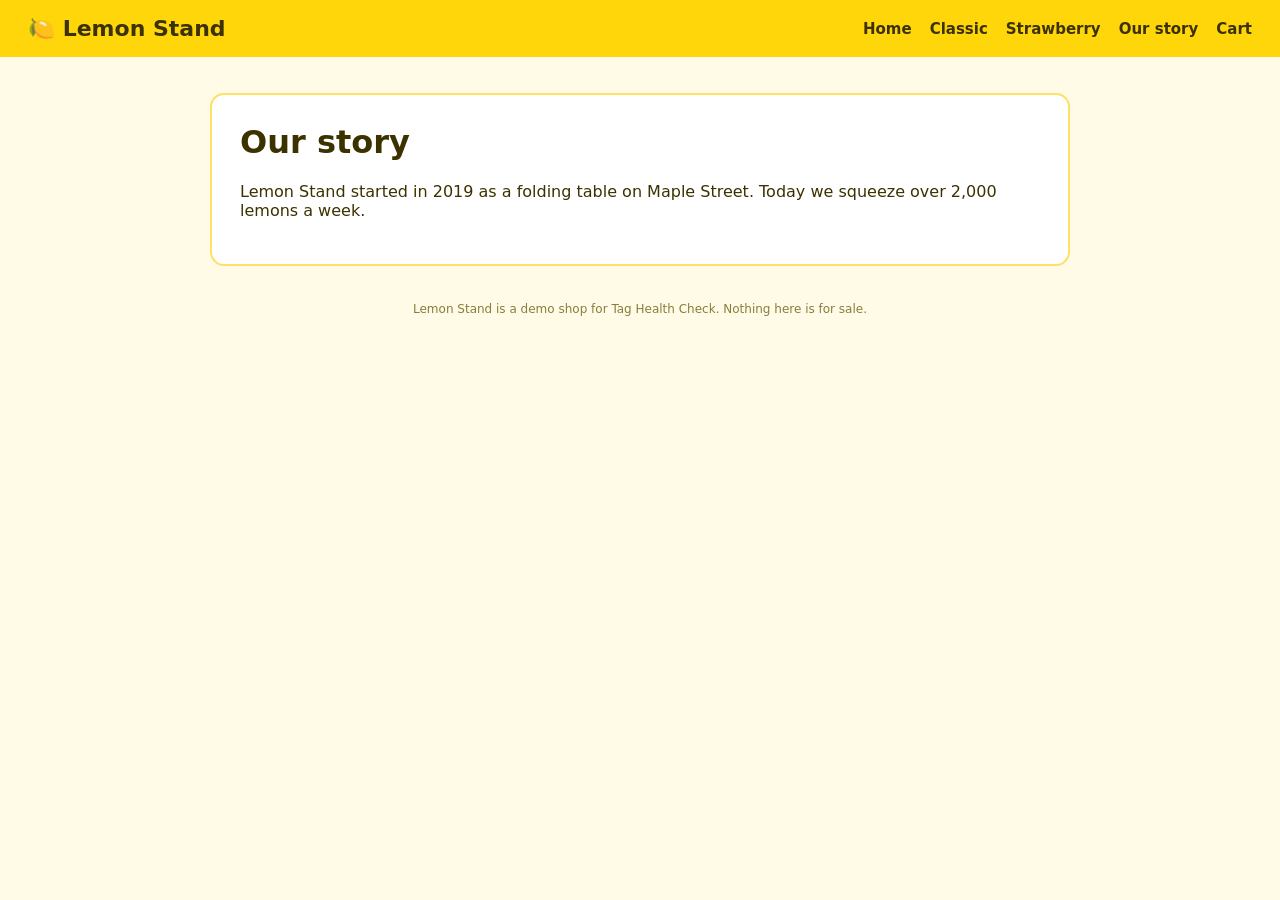
<file: demo-site/about.html>
<!doctype html>
<html lang="en">
<head>
<meta charset="utf-8"><meta name="viewport" content="width=device-width,initial-scale=1">
<title>Our story | Lemon Stand</title>
<link rel="stylesheet" href="style.css">
<script>window.dataLayer = window.dataLayer || [];</script>

</head>
<body>
<header><div class="brand">🍋 Lemon Stand</div><nav><a href="index.html">Home</a><a href="products/classic-lemonade.html">Classic</a><a href="products/strawberry-lemonade.html">Strawberry</a><a href="about.html">Our story</a><a href="cart.html">Cart</a></nav></header>
<main><div class="card"><h1>Our story</h1><p>Lemon Stand started in 2019 as a folding table on Maple Street. Today we squeeze over 2,000 lemons a week.</p></div><p class="note">Lemon Stand is a demo shop for Tag Health Check. Nothing here is for sale.</p></main>
</body>
</html>
</file>
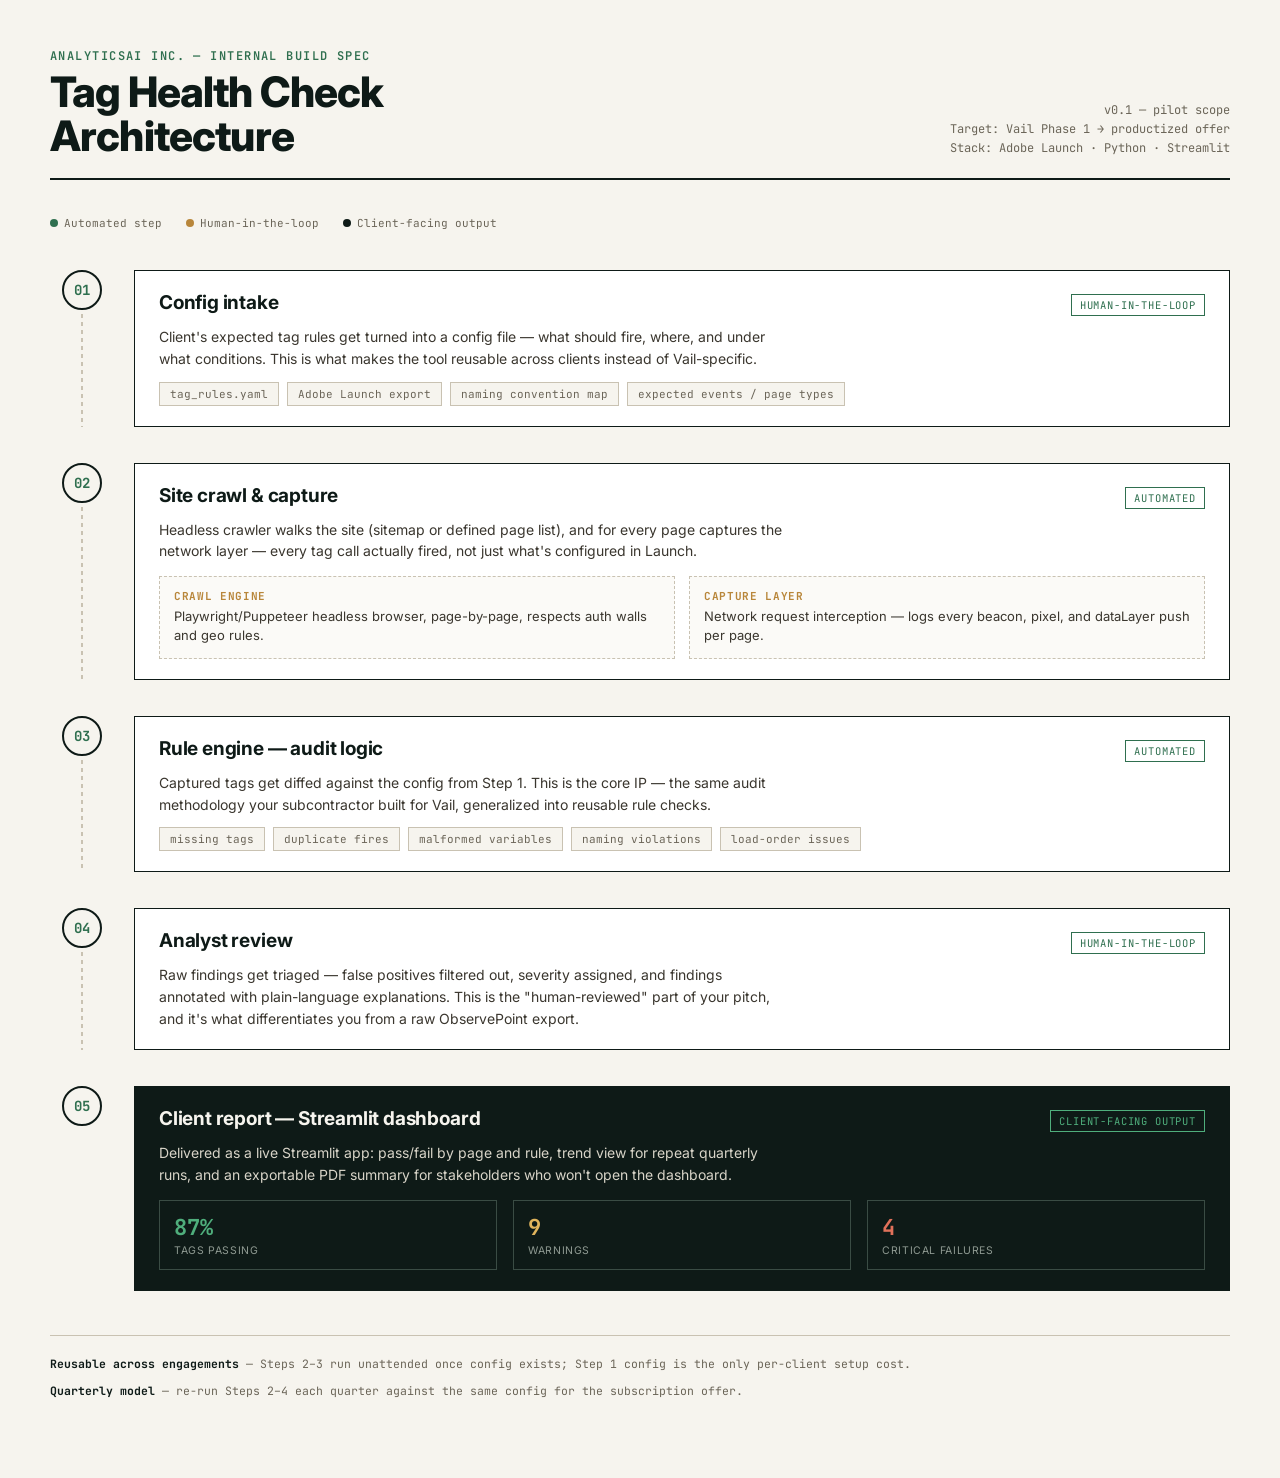
<file: docs/tag-health-check-architecture.html>
<!DOCTYPE html>
<html lang="en">
<head>
<meta charset="UTF-8">
<meta name="viewport" content="width=device-width, initial-scale=1.0">
<title>Tag Health Check — Architecture</title>
<style>
  @import url('https://fonts.googleapis.com/css2?family=JetBrains+Mono:wght@400;500;600;700&family=Inter:wght@400;500;600;700;800&display=swap');

  :root{
    --ink:#0e1a17;
    --paper:#f6f4ee;
    --line:#c9c2b2;
    --accent:#2f6f4f;
    --accent-bright:#4fae7c;
    --amber:#b8863a;
    --red:#a8452f;
    --muted:#6b6558;
  }

  *{box-sizing:border-box;margin:0;padding:0;}
  html{-webkit-font-smoothing:antialiased;}
  body{
    background:var(--paper);
    color:var(--ink);
    font-family:'Inter',sans-serif;
    padding:48px 24px 80px;
  }

  .wrap{max-width:1180px;margin:0 auto;}

  /* header */
  header{
    border-bottom:2px solid var(--ink);
    padding-bottom:20px;
    margin-bottom:36px;
    display:flex;
    justify-content:space-between;
    align-items:flex-end;
    flex-wrap:wrap;
    gap:16px;
  }
  .eyebrow{
    font-family:'JetBrains Mono',monospace;
    font-size:12px;
    letter-spacing:.12em;
    text-transform:uppercase;
    color:var(--accent);
    font-weight:600;
  }
  h1{
    font-size:clamp(28px,4vw,42px);
    font-weight:800;
    letter-spacing:-0.02em;
    line-height:1.05;
    margin-top:6px;
  }
  .meta{
    font-family:'JetBrains Mono',monospace;
    font-size:12px;
    color:var(--muted);
    text-align:right;
    line-height:1.6;
  }

  /* legend */
  .legend{
    display:flex;
    gap:24px;
    flex-wrap:wrap;
    margin-bottom:40px;
    font-family:'JetBrains Mono',monospace;
    font-size:11px;
    color:var(--muted);
  }
  .legend span{display:inline-flex;align-items:center;gap:6px;}
  .dot{width:8px;height:8px;border-radius:50%;display:inline-block;}

  /* pipeline */
  .pipeline{
    display:flex;
    flex-direction:column;
    gap:0;
    position:relative;
  }

  .stage{
    display:grid;
    grid-template-columns:64px 1fr;
    gap:20px;
    position:relative;
    padding-bottom:36px;
  }
  .stage:last-child{padding-bottom:0;}

  .stage-num{
    font-family:'JetBrains Mono',monospace;
    font-size:13px;
    font-weight:700;
    color:var(--accent);
    display:flex;
    flex-direction:column;
    align-items:center;
  }
  .stage-num .n{
    width:40px;height:40px;
    border:2px solid var(--ink);
    background:var(--paper);
    border-radius:50%;
    display:flex;align-items:center;justify-content:center;
    font-size:14px;
    z-index:2;
  }
  .connector{
    flex:1;
    width:2px;
    background:repeating-linear-gradient(to bottom, var(--line) 0, var(--line) 4px, transparent 4px, transparent 8px);
    margin-top:4px;
  }
  .stage:last-child .connector{display:none;}

  .stage-body{
    border:1.5px solid var(--ink);
    background:#fff;
    padding:20px 24px;
  }
  .stage-head{
    display:flex;
    justify-content:space-between;
    align-items:baseline;
    flex-wrap:wrap;
    gap:8px;
    margin-bottom:10px;
  }
  .stage-title{
    font-size:19px;
    font-weight:700;
    letter-spacing:-0.01em;
  }
  .stage-tag{
    font-family:'JetBrains Mono',monospace;
    font-size:10.5px;
    text-transform:uppercase;
    letter-spacing:.08em;
    padding:3px 8px;
    border:1px solid currentColor;
    color:var(--accent);
    white-space:nowrap;
  }
  .stage-desc{
    font-size:14px;
    color:#3a362e;
    line-height:1.55;
    max-width:70ch;
  }
  .stage-detail{
    margin-top:12px;
    display:flex;
    flex-wrap:wrap;
    gap:8px;
  }
  .chip{
    font-family:'JetBrains Mono',monospace;
    font-size:11px;
    background:var(--paper);
    border:1px solid var(--line);
    padding:4px 10px;
    color:var(--muted);
  }

  /* branch for parallel scan */
  .branch-row{
    display:grid;
    grid-template-columns:1fr 1fr;
    gap:14px;
    margin-top:14px;
  }
  @media (max-width:640px){ .branch-row{grid-template-columns:1fr;} .stage{grid-template-columns:40px 1fr;} }
  .branch{
    border:1px dashed var(--line);
    padding:12px 14px;
    background:#fbfaf7;
  }
  .branch-title{
    font-family:'JetBrains Mono',monospace;
    font-size:11px;
    font-weight:700;
    color:var(--amber);
    text-transform:uppercase;
    letter-spacing:.06em;
    margin-bottom:4px;
  }
  .branch p{font-size:13px;color:#3a362e;line-height:1.5;}

  /* output card special */
  .stage-body.output{
    background:var(--ink);
    color:var(--paper);
    border-color:var(--ink);
  }
  .stage-body.output .stage-desc{color:#d8d4c8;}
  .stage-body.output .stage-tag{color:var(--accent-bright);}
  .stage-body.output .chip{background:#1a2b25;border-color:#3a4c44;color:#b9c9c0;}
  .stage-body.output .stage-title{color:var(--paper);}

  /* score readout */
  .score-row{
    display:flex;
    gap:16px;
    margin-top:14px;
    flex-wrap:wrap;
  }
  .score{
    flex:1;
    min-width:120px;
    border:1px solid #3a4c44;
    padding:12px 14px;
  }
  .score .val{font-family:'JetBrains Mono',monospace;font-size:22px;font-weight:700;}
  .score.pass .val{color:var(--accent-bright);}
  .score.warn .val{color:#e0b45c;}
  .score.fail .val{color:#e0715a;}
  .score .lbl{font-size:10.5px;color:#8f9a92;text-transform:uppercase;letter-spacing:.06em;margin-top:2px;}

  /* footer note */
  .footnote{
    margin-top:44px;
    padding-top:20px;
    border-top:1px solid var(--line);
    display:flex;
    justify-content:space-between;
    flex-wrap:wrap;
    gap:12px;
    font-family:'JetBrains Mono',monospace;
    font-size:11.5px;
    color:var(--muted);
  }
  .footnote strong{color:var(--ink);}
</style>
</head>
<body>
<div class="wrap">

  <header>
    <div>
      <div class="eyebrow">AnalyticsAI Inc. — Internal Build Spec</div>
      <h1>Tag Health Check<br>Architecture</h1>
    </div>
    <div class="meta">
      v0.1 — pilot scope<br>
      Target: Vail Phase 1 → productized offer<br>
      Stack: Adobe Launch · Python · Streamlit
    </div>
  </header>

  <div class="legend">
    <span><span class="dot" style="background:var(--accent)"></span> Automated step</span>
    <span><span class="dot" style="background:var(--amber)"></span> Human-in-the-loop</span>
    <span><span class="dot" style="background:var(--ink)"></span> Client-facing output</span>
  </div>

  <div class="pipeline">

    <!-- Stage 1 -->
    <div class="stage">
      <div class="stage-num"><div class="n">01</div><div class="connector"></div></div>
      <div class="stage-body">
        <div class="stage-head">
          <div class="stage-title">Config intake</div>
          <div class="stage-tag">Human-in-the-loop</div>
        </div>
        <p class="stage-desc">Client's expected tag rules get turned into a config file — what should fire, where, and under what conditions. This is what makes the tool reusable across clients instead of Vail-specific.</p>
        <div class="stage-detail">
          <span class="chip">tag_rules.yaml</span>
          <span class="chip">Adobe Launch export</span>
          <span class="chip">naming convention map</span>
          <span class="chip">expected events / page types</span>
        </div>
      </div>
    </div>

    <!-- Stage 2 -->
    <div class="stage">
      <div class="stage-num"><div class="n">02</div><div class="connector"></div></div>
      <div class="stage-body">
        <div class="stage-head">
          <div class="stage-title">Site crawl &amp; capture</div>
          <div class="stage-tag">Automated</div>
        </div>
        <p class="stage-desc">Headless crawler walks the site (sitemap or defined page list), and for every page captures the network layer — every tag call actually fired, not just what's configured in Launch.</p>
        <div class="branch-row">
          <div class="branch">
            <div class="branch-title">Crawl engine</div>
            <p>Playwright/Puppeteer headless browser, page-by-page, respects auth walls and geo rules.</p>
          </div>
          <div class="branch">
            <div class="branch-title">Capture layer</div>
            <p>Network request interception — logs every beacon, pixel, and dataLayer push per page.</p>
          </div>
        </div>
      </div>
    </div>

    <!-- Stage 3 -->
    <div class="stage">
      <div class="stage-num"><div class="n">03</div><div class="connector"></div></div>
      <div class="stage-body">
        <div class="stage-head">
          <div class="stage-title">Rule engine — audit logic</div>
          <div class="stage-tag">Automated</div>
        </div>
        <p class="stage-desc">Captured tags get diffed against the config from Step 1. This is the core IP — the same audit methodology your subcontractor built for Vail, generalized into reusable rule checks.</p>
        <div class="stage-detail">
          <span class="chip">missing tags</span>
          <span class="chip">duplicate fires</span>
          <span class="chip">malformed variables</span>
          <span class="chip">naming violations</span>
          <span class="chip">load-order issues</span>
        </div>
      </div>
    </div>

    <!-- Stage 4 -->
    <div class="stage">
      <div class="stage-num"><div class="n">04</div><div class="connector"></div></div>
      <div class="stage-body">
        <div class="stage-head">
          <div class="stage-title">Analyst review</div>
          <div class="stage-tag">Human-in-the-loop</div>
        </div>
        <p class="stage-desc">Raw findings get triaged — false positives filtered out, severity assigned, and findings annotated with plain-language explanations. This is the "human-reviewed" part of your pitch, and it's what differentiates you from a raw ObservePoint export.</p>
      </div>
    </div>

    <!-- Stage 5 -->
    <div class="stage">
      <div class="stage-num"><div class="n">05</div></div>
      <div class="stage-body output">
        <div class="stage-head">
          <div class="stage-title">Client report — Streamlit dashboard</div>
          <div class="stage-tag">Client-facing output</div>
        </div>
        <p class="stage-desc">Delivered as a live Streamlit app: pass/fail by page and rule, trend view for repeat quarterly runs, and an exportable PDF summary for stakeholders who won't open the dashboard.</p>
        <div class="score-row">
          <div class="score pass"><div class="val">87%</div><div class="lbl">Tags passing</div></div>
          <div class="score warn"><div class="val">9</div><div class="lbl">Warnings</div></div>
          <div class="score fail"><div class="val">4</div><div class="lbl">Critical failures</div></div>
        </div>
      </div>
    </div>

  </div>

  <div class="footnote">
    <div><strong>Reusable across engagements</strong> — Steps 2–3 run unattended once config exists; Step 1 config is the only per-client setup cost.</div>
    <div><strong>Quarterly model</strong> — re-run Steps 2–4 each quarter against the same config for the subscription offer.</div>
  </div>

</div>
</body>
</html>
</file>
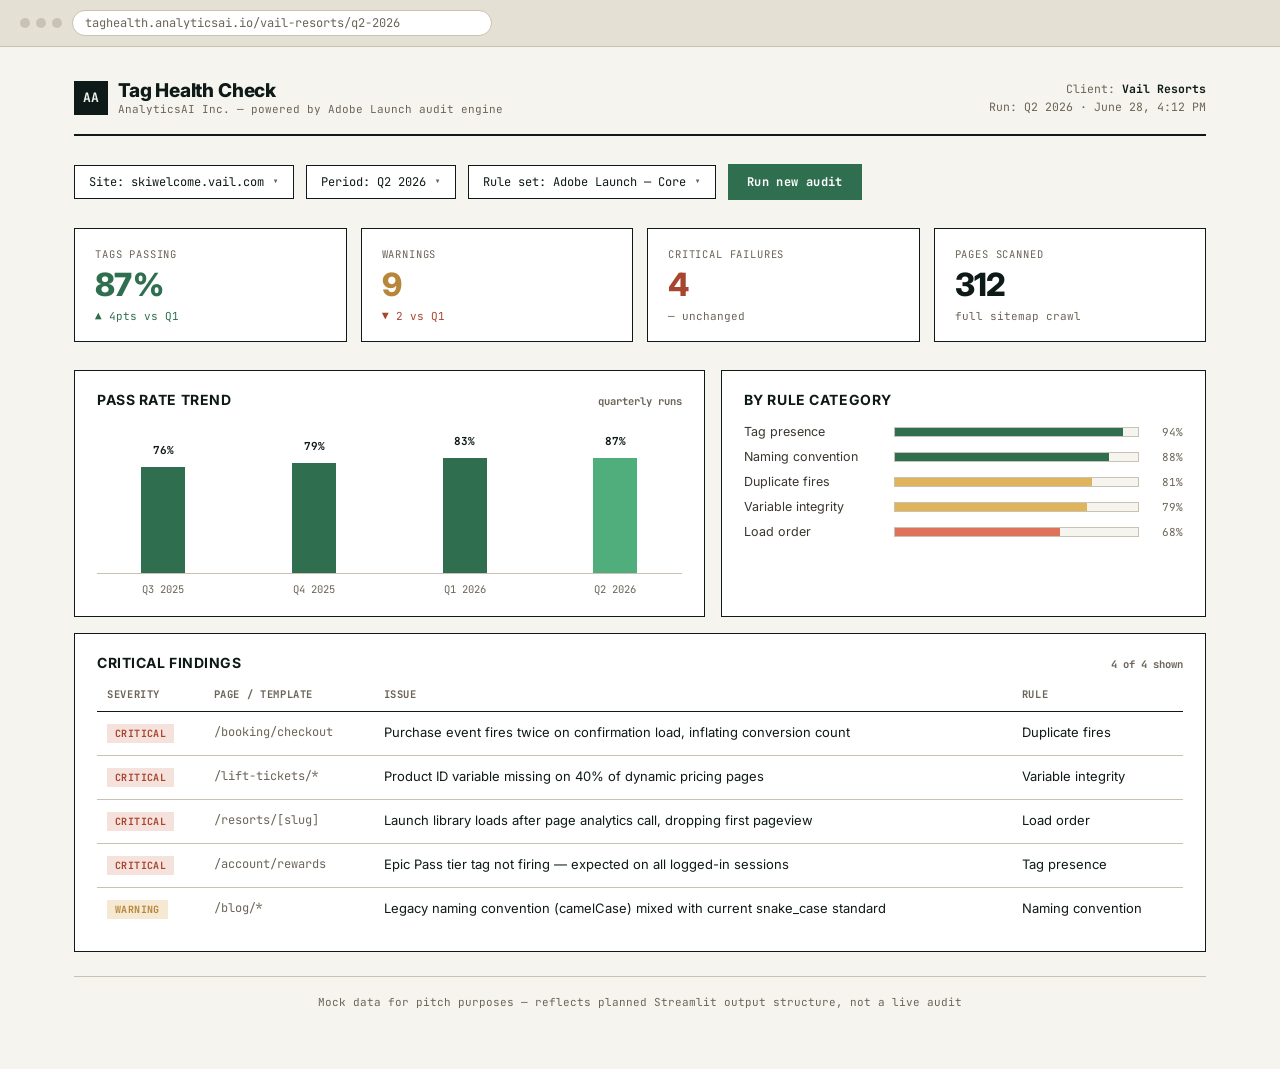
<file: docs/tag-health-check-dashboard-mock.html>
<!DOCTYPE html>
<html lang="en">
<head>
<meta charset="UTF-8">
<meta name="viewport" content="width=device-width, initial-scale=1.0">
<title>Tag Health Check — Dashboard Mock</title>
<style>
  @import url('https://fonts.googleapis.com/css2?family=JetBrains+Mono:wght@400;500;600;700&family=Inter:wght@400;500;600;700;800&display=swap');

  :root{
    --ink:#0e1a17;
    --paper:#f6f4ee;
    --line:#c9c2b2;
    --accent:#2f6f4f;
    --accent-bright:#4fae7c;
    --amber:#b8863a;
    --amber-bright:#e0b45c;
    --red:#a8452f;
    --red-bright:#e0715a;
    --muted:#6b6558;
    --panel:#fff;
  }

  *{box-sizing:border-box;margin:0;padding:0;}
  body{
    background:var(--paper);
    color:var(--ink);
    font-family:'Inter',sans-serif;
    padding:0 0 60px;
  }

  /* browser chrome to sell "this is a live app" */
  .chrome{
    background:#e4e0d4;
    border-bottom:1px solid var(--line);
    padding:10px 20px;
    display:flex;
    align-items:center;
    gap:10px;
  }
  .chrome .dots{display:flex;gap:6px;}
  .chrome .dots span{width:10px;height:10px;border-radius:50%;background:#c9c2b2;}
  .chrome .url{
    font-family:'JetBrains Mono',monospace;
    font-size:12px;
    color:var(--muted);
    background:#fff;
    border:1px solid var(--line);
    padding:4px 12px;
    border-radius:20px;
    flex:1;
    max-width:420px;
  }

  .app{max-width:1180px;margin:0 auto;padding:32px 24px 0;}

  /* top bar */
  .topbar{
    display:flex;
    justify-content:space-between;
    align-items:center;
    flex-wrap:wrap;
    gap:16px;
    border-bottom:2px solid var(--ink);
    padding-bottom:18px;
    margin-bottom:28px;
  }
  .brand{display:flex;align-items:center;gap:10px;}
  .brand .mark{
    width:34px;height:34px;
    background:var(--ink);
    display:flex;align-items:center;justify-content:center;
    color:var(--paper);
    font-family:'JetBrains Mono',monospace;
    font-weight:700;
    font-size:13px;
  }
  .brand h1{font-size:19px;font-weight:800;letter-spacing:-0.01em;}
  .brand .sub{font-family:'JetBrains Mono',monospace;font-size:11px;color:var(--muted);}
  .topbar-right{
    font-family:'JetBrains Mono',monospace;
    font-size:11.5px;
    color:var(--muted);
    text-align:right;
    line-height:1.5;
  }

  /* control row */
  .controls{
    display:flex;
    gap:12px;
    flex-wrap:wrap;
    margin-bottom:28px;
    align-items:center;
  }
  .select{
    font-family:'JetBrains Mono',monospace;
    font-size:12px;
    border:1px solid var(--ink);
    background:#fff;
    padding:8px 14px;
    display:flex;
    align-items:center;
    gap:8px;
    color:var(--ink);
  }
  .select .arrow{color:var(--muted);}
  .btn-run{
    font-family:'JetBrains Mono',monospace;
    font-size:12px;
    font-weight:700;
    background:var(--accent);
    color:#fff;
    border:1px solid var(--accent);
    padding:9px 18px;
    letter-spacing:.03em;
  }

  /* score cards */
  .scorecards{
    display:grid;
    grid-template-columns:repeat(4,1fr);
    gap:14px;
    margin-bottom:28px;
  }
  @media (max-width:760px){ .scorecards{grid-template-columns:repeat(2,1fr);} }
  .card{
    border:1.5px solid var(--ink);
    background:var(--panel);
    padding:18px 20px;
  }
  .card .lbl{
    font-family:'JetBrains Mono',monospace;
    font-size:10.5px;
    text-transform:uppercase;
    letter-spacing:.08em;
    color:var(--muted);
    margin-bottom:8px;
  }
  .card .num{font-size:32px;font-weight:800;letter-spacing:-0.02em;line-height:1;}
  .card .delta{
    font-family:'JetBrains Mono',monospace;
    font-size:11px;
    margin-top:8px;
  }
  .card.pass .num{color:var(--accent);}
  .card.warn .num{color:var(--amber);}
  .card.fail .num{color:var(--red);}
  .delta.up{color:var(--accent);}
  .delta.down{color:var(--red);}
  .delta.flat{color:var(--muted);}

  /* two column: trend + breakdown */
  .grid2{
    display:grid;
    grid-template-columns:1.3fr 1fr;
    gap:16px;
    margin-bottom:16px;
  }
  @media (max-width:900px){ .grid2{grid-template-columns:1fr;} }

  .panel{
    border:1.5px solid var(--ink);
    background:var(--panel);
    padding:20px 22px;
  }
  .panel h2{
    font-size:14px;
    font-weight:700;
    text-transform:uppercase;
    letter-spacing:.04em;
    margin-bottom:16px;
    display:flex;
    justify-content:space-between;
    align-items:baseline;
  }
  .panel h2 .meta-note{
    font-family:'JetBrains Mono',monospace;
    font-size:10.5px;
    color:var(--muted);
    text-transform:none;
    letter-spacing:0;
  }

  /* trend chart (css bars, quarterly) */
  .trend{
    display:flex;
    align-items:flex-end;
    gap:18px;
    height:150px;
    padding-top:10px;
    border-bottom:1px solid var(--line);
  }
  .trend-col{
    flex:1;
    display:flex;
    flex-direction:column;
    align-items:center;
    justify-content:flex-end;
    height:100%;
    gap:6px;
  }
  .bar{
    width:100%;
    max-width:44px;
    background:var(--accent);
    position:relative;
  }
  .bar.current{background:var(--accent-bright);}
  .bar-val{
    font-family:'JetBrains Mono',monospace;
    font-size:11px;
    font-weight:700;
    margin-bottom:4px;
  }
  .trend-labels{
    display:flex;
    gap:18px;
    margin-top:8px;
  }
  .trend-labels span{
    flex:1;
    text-align:center;
    font-family:'JetBrains Mono',monospace;
    font-size:10.5px;
    color:var(--muted);
  }

  /* rule breakdown list */
  .rule-list{display:flex;flex-direction:column;gap:10px;}
  .rule-row{
    display:flex;
    align-items:center;
    gap:10px;
  }
  .rule-name{
    font-size:12.5px;
    width:140px;
    flex-shrink:0;
    color:#3a362e;
  }
  .rule-bar-track{
    flex:1;
    height:10px;
    background:var(--paper);
    border:1px solid var(--line);
    overflow:hidden;
  }
  .rule-bar-fill{height:100%;}
  .rule-pct{
    font-family:'JetBrains Mono',monospace;
    font-size:11px;
    width:34px;
    text-align:right;
    color:var(--muted);
  }

  /* findings table */
  .panel.findings{margin-bottom:16px;}
  table{width:100%;border-collapse:collapse;}
  thead th{
    text-align:left;
    font-family:'JetBrains Mono',monospace;
    font-size:10.5px;
    text-transform:uppercase;
    letter-spacing:.06em;
    color:var(--muted);
    padding:0 10px 10px;
    border-bottom:1px solid var(--ink);
  }
  tbody td{
    padding:12px 10px;
    font-size:13px;
    border-bottom:1px solid var(--line);
    vertical-align:top;
  }
  tbody tr:last-child td{border-bottom:none;}
  .sev{
    font-family:'JetBrains Mono',monospace;
    font-size:10px;
    font-weight:700;
    text-transform:uppercase;
    padding:3px 8px;
    display:inline-block;
    letter-spacing:.04em;
  }
  .sev.crit{background:#f6e2dc;color:var(--red);}
  .sev.warn{background:#f5e9d3;color:var(--amber);}
  .sev.pass{background:#e0ede5;color:var(--accent);}
  .mono{font-family:'JetBrains Mono',monospace;font-size:12px;color:var(--muted);}

  .footer-note{
    font-family:'JetBrains Mono',monospace;
    font-size:11px;
    color:var(--muted);
    text-align:center;
    margin-top:24px;
    padding-top:18px;
    border-top:1px solid var(--line);
  }
</style>
</head>
<body>

  <div class="chrome">
    <div class="dots"><span></span><span></span><span></span></div>
    <div class="url">taghealth.analyticsai.io/vail-resorts/q2-2026</div>
  </div>

  <div class="app">

    <div class="topbar">
      <div class="brand">
        <div class="mark">AA</div>
        <div>
          <h1>Tag Health Check</h1>
          <div class="sub">AnalyticsAI Inc. — powered by Adobe Launch audit engine</div>
        </div>
      </div>
      <div class="topbar-right">
        Client: <strong style="color:var(--ink)">Vail Resorts</strong><br>
        Run: Q2 2026 · June 28, 4:12 PM
      </div>
    </div>

    <div class="controls">
      <div class="select">Site: skiwelcome.vail.com <span class="arrow">▾</span></div>
      <div class="select">Period: Q2 2026 <span class="arrow">▾</span></div>
      <div class="select">Rule set: Adobe Launch — Core <span class="arrow">▾</span></div>
      <button class="btn-run">Run new audit</button>
    </div>

    <div class="scorecards">
      <div class="card pass">
        <div class="lbl">Tags passing</div>
        <div class="num">87%</div>
        <div class="delta up">▲ 4pts vs Q1</div>
      </div>
      <div class="card warn">
        <div class="lbl">Warnings</div>
        <div class="num">9</div>
        <div class="delta down">▼ 2 vs Q1</div>
      </div>
      <div class="card fail">
        <div class="lbl">Critical failures</div>
        <div class="num">4</div>
        <div class="delta flat">— unchanged</div>
      </div>
      <div class="card">
        <div class="lbl">Pages scanned</div>
        <div class="num">312</div>
        <div class="delta flat">full sitemap crawl</div>
      </div>
    </div>

    <div class="grid2">
      <div class="panel">
        <h2>Pass rate trend <span class="meta-note">quarterly runs</span></h2>
        <div class="trend">
          <div class="trend-col"><div class="bar-val">76%</div><div class="bar" style="height:76%"></div></div>
          <div class="trend-col"><div class="bar-val">79%</div><div class="bar" style="height:79%"></div></div>
          <div class="trend-col"><div class="bar-val">83%</div><div class="bar" style="height:83%"></div></div>
          <div class="trend-col"><div class="bar-val">87%</div><div class="bar current" style="height:87%"></div></div>
        </div>
        <div class="trend-labels">
          <span>Q3 2025</span><span>Q4 2025</span><span>Q1 2026</span><span>Q2 2026</span>
        </div>
      </div>

      <div class="panel">
        <h2>By rule category</h2>
        <div class="rule-list">
          <div class="rule-row">
            <div class="rule-name">Tag presence</div>
            <div class="rule-bar-track"><div class="rule-bar-fill" style="width:94%;background:var(--accent)"></div></div>
            <div class="rule-pct">94%</div>
          </div>
          <div class="rule-row">
            <div class="rule-name">Naming convention</div>
            <div class="rule-bar-track"><div class="rule-bar-fill" style="width:88%;background:var(--accent)"></div></div>
            <div class="rule-pct">88%</div>
          </div>
          <div class="rule-row">
            <div class="rule-name">Duplicate fires</div>
            <div class="rule-bar-track"><div class="rule-bar-fill" style="width:81%;background:var(--amber-bright)"></div></div>
            <div class="rule-pct">81%</div>
          </div>
          <div class="rule-row">
            <div class="rule-name">Variable integrity</div>
            <div class="rule-bar-track"><div class="rule-bar-fill" style="width:79%;background:var(--amber-bright)"></div></div>
            <div class="rule-pct">79%</div>
          </div>
          <div class="rule-row">
            <div class="rule-name">Load order</div>
            <div class="rule-bar-track"><div class="rule-bar-fill" style="width:68%;background:var(--red-bright)"></div></div>
            <div class="rule-pct">68%</div>
          </div>
        </div>
      </div>
    </div>

    <div class="panel findings">
      <h2>Critical findings <span class="meta-note">4 of 4 shown</span></h2>
      <table>
        <thead>
          <tr>
            <th>Severity</th>
            <th>Page / template</th>
            <th>Issue</th>
            <th>Rule</th>
          </tr>
        </thead>
        <tbody>
          <tr>
            <td><span class="sev crit">Critical</span></td>
            <td class="mono">/booking/checkout</td>
            <td>Purchase event fires twice on confirmation load, inflating conversion count</td>
            <td>Duplicate fires</td>
          </tr>
          <tr>
            <td><span class="sev crit">Critical</span></td>
            <td class="mono">/lift-tickets/*</td>
            <td>Product ID variable missing on 40% of dynamic pricing pages</td>
            <td>Variable integrity</td>
          </tr>
          <tr>
            <td><span class="sev crit">Critical</span></td>
            <td class="mono">/resorts/[slug]</td>
            <td>Launch library loads after page analytics call, dropping first pageview</td>
            <td>Load order</td>
          </tr>
          <tr>
            <td><span class="sev crit">Critical</span></td>
            <td class="mono">/account/rewards</td>
            <td>Epic Pass tier tag not firing — expected on all logged-in sessions</td>
            <td>Tag presence</td>
          </tr>
          <tr>
            <td><span class="sev warn">Warning</span></td>
            <td class="mono">/blog/*</td>
            <td>Legacy naming convention (camelCase) mixed with current snake_case standard</td>
            <td>Naming convention</td>
          </tr>
        </tbody>
      </table>
    </div>

    <div class="footer-note">
      Mock data for pitch purposes — reflects planned Streamlit output structure, not a live audit
    </div>

  </div>

</body>
</html>
</file>
<file: demo-site/style.css>
body{margin:0;font-family:system-ui,-apple-system,Segoe UI,Roboto,sans-serif;color:#3b3200;background:#fffbe6}
header{background:#ffd60a;padding:16px 28px;display:flex;justify-content:space-between;align-items:center;flex-wrap:wrap;gap:8px}
header a{color:#3b3200;margin-left:18px;text-decoration:none;font-size:15px;font-weight:600}
.brand{font-weight:800;font-size:22px}
main{max-width:860px;margin:36px auto;padding:0 20px}
.card{background:#fff;border:2px solid #ffe066;border-radius:14px;padding:28px}
h1{margin-top:0}
.price{font-size:22px;font-weight:700;color:#2b9348}
.btn{display:inline-block;background:#2b9348;color:#fff;padding:10px 18px;border-radius:8px;text-decoration:none;margin-top:12px;font-weight:600}
.grid{display:grid;grid-template-columns:repeat(auto-fit,minmax(220px,1fr));gap:16px;margin-top:20px}
.note{font-size:12px;color:#8a7d3c;margin-top:36px;text-align:center}
</file>
